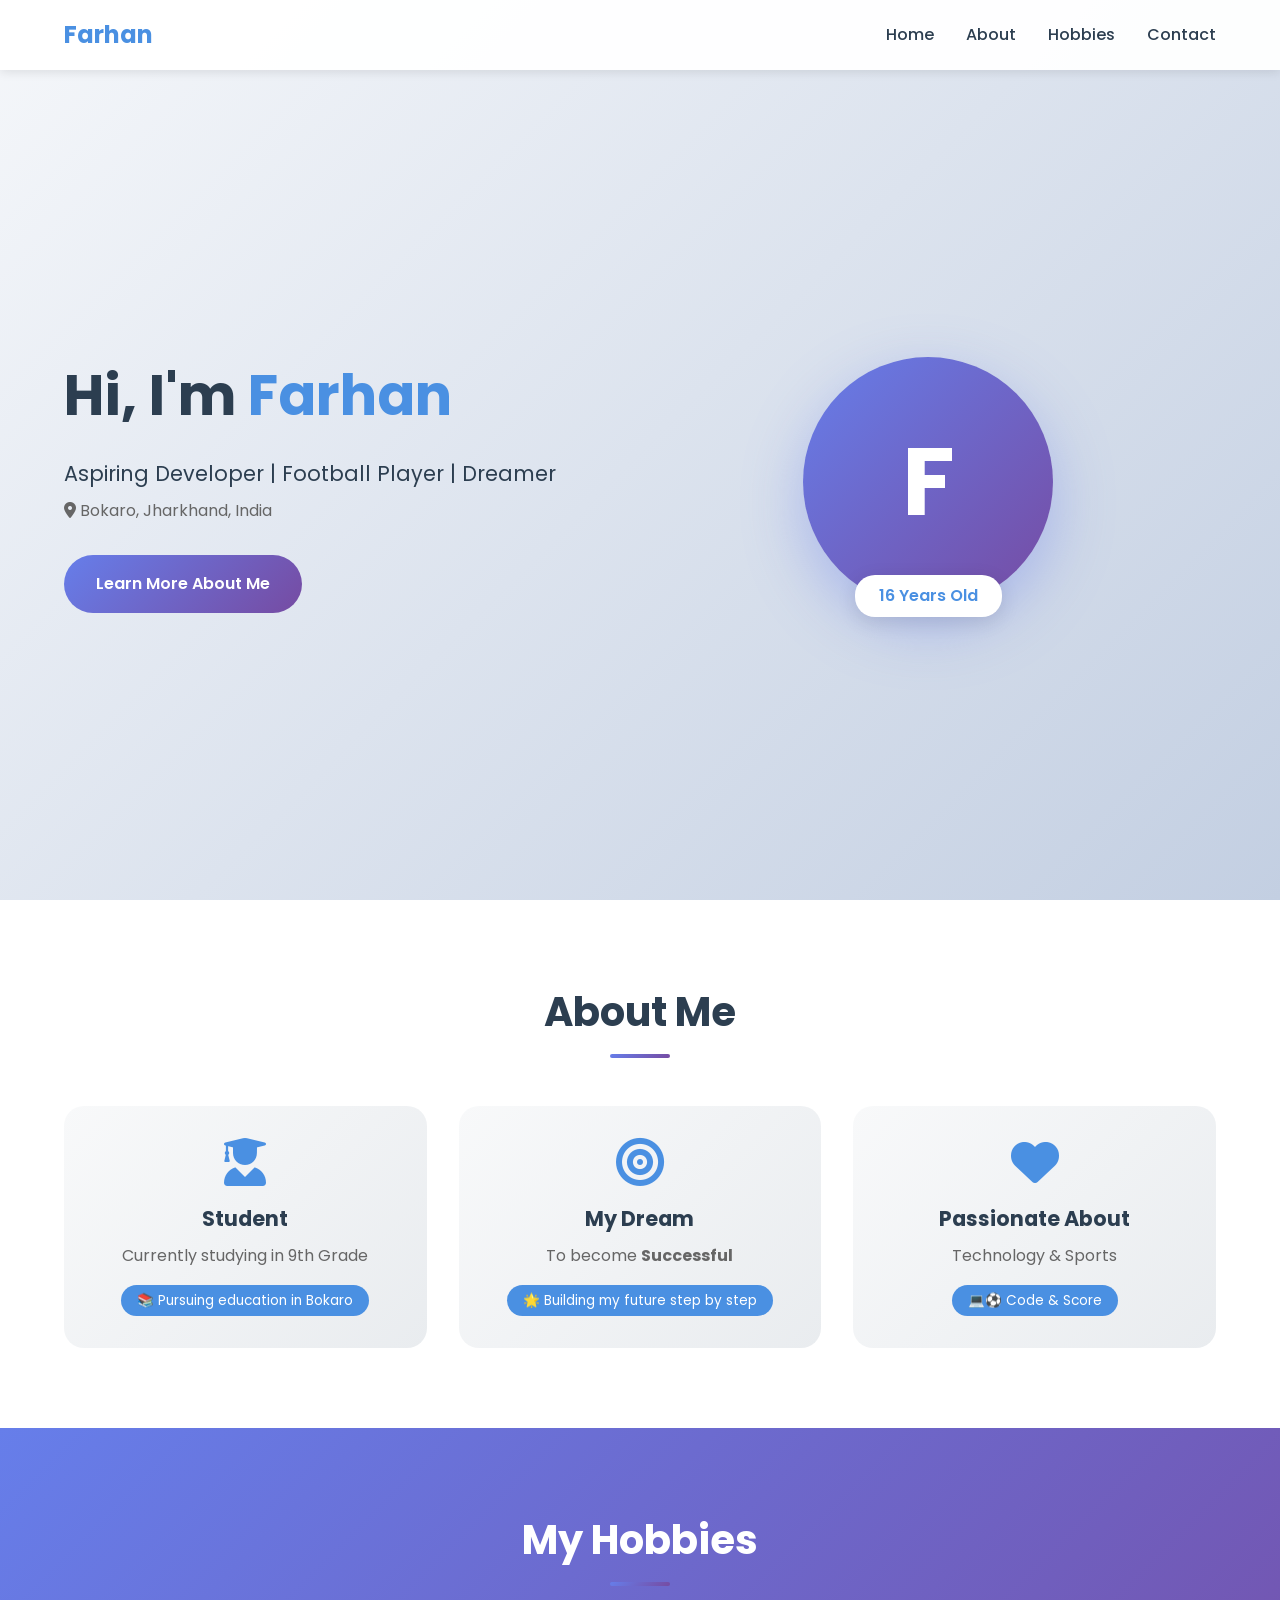
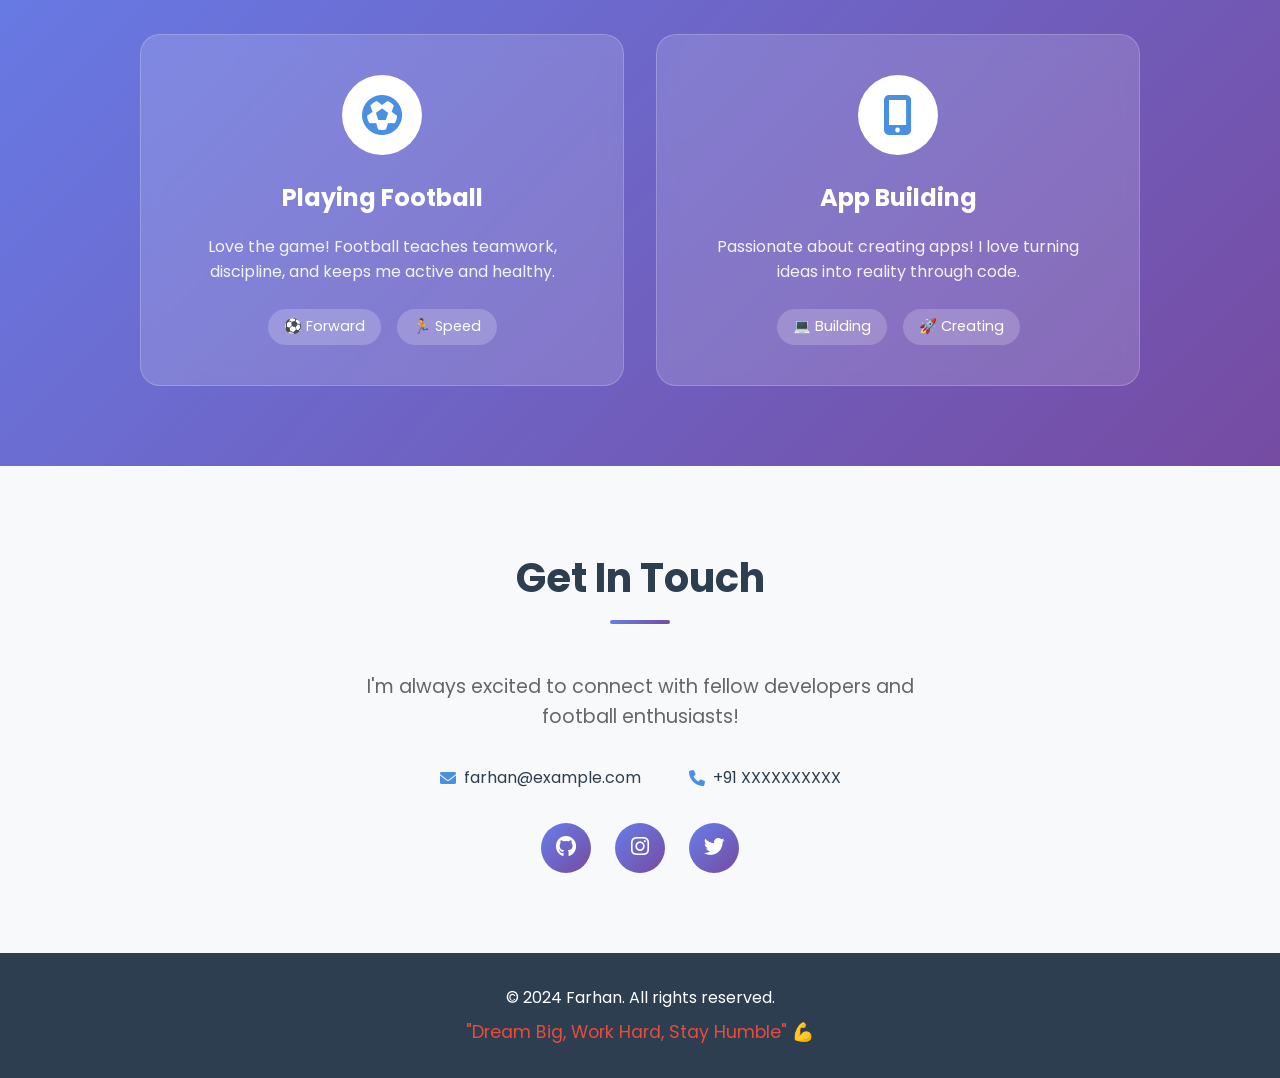
<file: index.html>
<!DOCTYPE html>
<html lang="en">
<head>
    <meta charset="UTF-8">
    <meta name="viewport" content="width=device-width, initial-scale=1.0">
    <title>Farhan - Young Developer & Football Enthusiast</title>
    <link rel="stylesheet" href="style.css">
    <link href="https://fonts.googleapis.com/css2?family=Poppins:wght@300;400;600;700&display=swap" rel="stylesheet">
    <link rel="stylesheet" href="https://cdnjs.cloudflare.com/ajax/libs/font-awesome/6.0.0/css/all.min.css">
</head>
<body>
    <nav class="navbar">
        <div class="logo">Farhan</div>
        <ul class="nav-links">
            <li><a href="#home">Home</a></li>
            <li><a href="#about">About</a></li>
            <li><a href="#hobbies">Hobbies</a></li>
            <li><a href="#contact">Contact</a></li>
        </ul>
    </nav>

    <section id="home" class="hero">
        <div class="hero-content">
            <h1>Hi, I'm <span class="highlight">Farhan</span></h1>
            <p class="tagline">Aspiring Developer | Football Player | Dreamer</p>
            <p class="location"><i class="fas fa-map-marker-alt"></i> Bokaro, Jharkhand, India</p>
            <a href="#about" class="btn">Learn More About Me</a>
        </div>
        <div class="hero-visual">
            <div class="profile-card">
                <div class="avatar">F</div>
                <div class="age-badge">16 Years Old</div>
            </div>
        </div>
    </section>

    <section id="about" class="section">
        <h2 class="section-title">About Me</h2>
        <div class="about-content">
            <div class="about-card">
                <i class="fas fa-user-graduate"></i>
                <h3>Student</h3>
                <p>Currently studying in 9th Grade</p>
                <span class="school">📚 Pursuing education in Bokaro</span>
            </div>
            <div class="about-card">
                <i class="fas fa-bullseye"></i>
                <h3>My Dream</h3>
                <p>To become <strong>Successful</strong></p>
                <span class="dream">🌟 Building my future step by step</span>
            </div>
            <div class="about-card">
                <i class="fas fa-heart"></i>
                <h3>Passionate About</h3>
                <p>Technology & Sports</p>
                <span class="passion">💻⚽ Code & Score</span>
            </div>
        </div>
    </section>

    <section id="hobbies" class="section hobbies-section">
        <h2 class="section-title">My Hobbies</h2>
        <div class="hobbies-grid">
            <div class="hobby-card">
                <div class="hobby-icon">
                    <i class="fas fa-futbol"></i>
                </div>
                <h3>Playing Football</h3>
                <p>Love the game! Football teaches teamwork, discipline, and keeps me active and healthy.</p>
                <div class="hobby-stats">
                    <span>⚽ Forward</span>
                    <span>🏃 Speed</span>
                </div>
            </div>
            <div class="hobby-card">
                <div class="hobby-icon">
                    <i class="fas fa-mobile-alt"></i>
                </div>
                <h3>App Building</h3>
                <p>Passionate about creating apps! I love turning ideas into reality through code.</p>
                <div class="hobby-stats">
                    <span>💻 Building</span>
                    <span>🚀 Creating</span>
                </div>
            </div>
        </div>
    </section>

    <section id="contact" class="section contact-section">
        <h2 class="section-title">Get In Touch</h2>
        <div class="contact-content">
            <p>I'm always excited to connect with fellow developers and football enthusiasts!</p>
            <div class="contact-info">
                <div class="contact-item">
                    <i class="fas fa-envelope"></i>
                    <span>farhan@example.com</span>
                </div>
                <div class="contact-item">
                    <i class="fas fa-phone"></i>
                    <span>+91 XXXXXXXXXX</span>
                </div>
            </div>
            <div class="social-links">
                <a href="#"><i class="fab fa-github"></i></a>
                <a href="#"><i class="fab fa-instagram"></i></a>
                <a href="#"><i class="fab fa-twitter"></i></a>
            </div>
        </div>
    </section>

    <footer>
        <p>© 2024 Farhan. All rights reserved.</p>
        <p class="footer-message">"Dream Big, Work Hard, Stay Humble" 💪</p>
    </footer>

    <script src="script.js"></script>
</body>
</html>
</file>
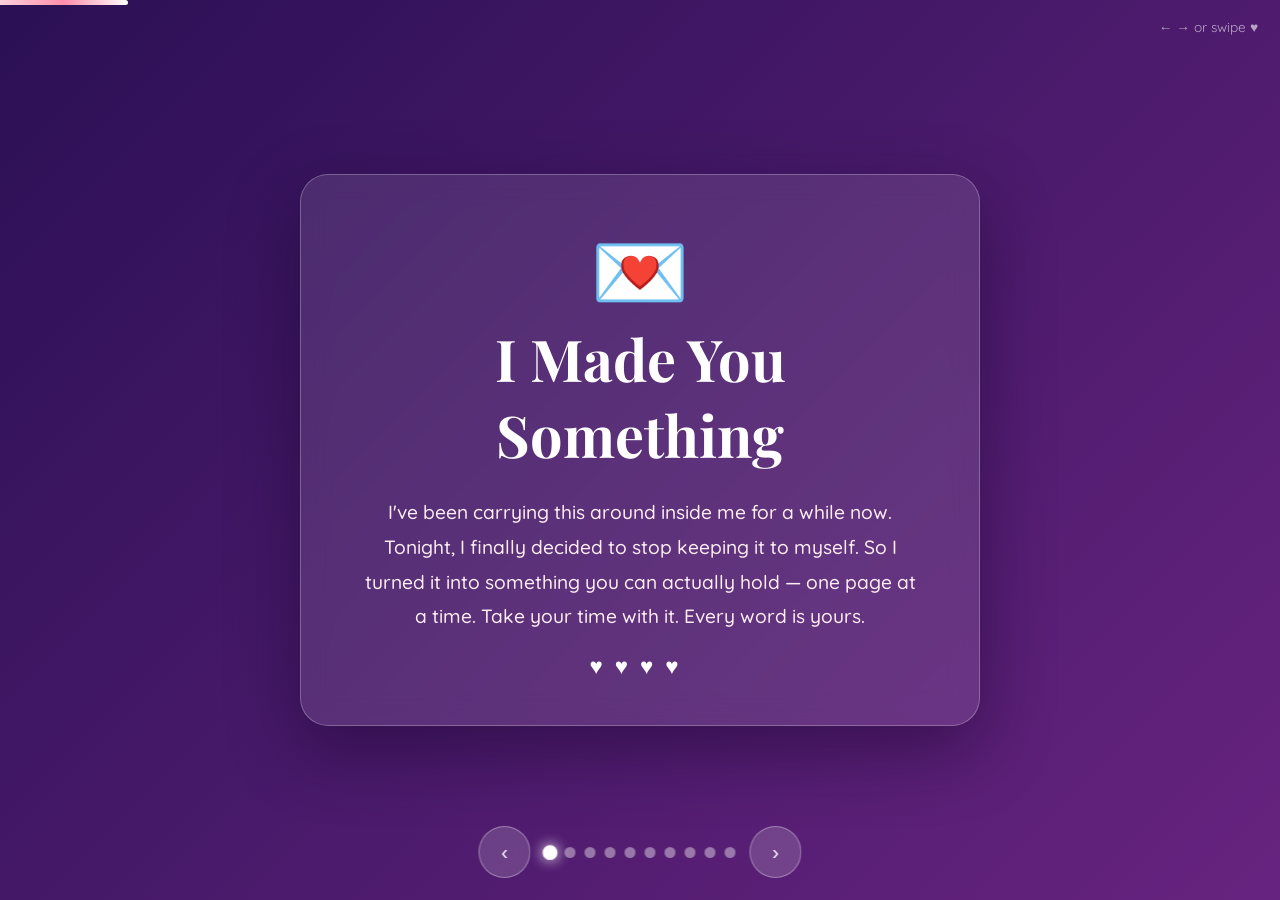
<file: for-you.html>
<!DOCTYPE html>
<html lang="en">
<head>
<meta charset="UTF-8">
<meta name="viewport" content="width=device-width, initial-scale=1.0">
<title>For You ♥</title>
<link href="https://fonts.googleapis.com/css2?family=Playfair+Display:ital,wght@0,500;0,700;1,500&family=Quicksand:wght@400;500;600&display=swap" rel="stylesheet">
<style>
  * { margin:0; padding:0; box-sizing:border-box; }
  body {
    font-family:'Quicksand',sans-serif;
    color:#fff; overflow:hidden; height:100vh;
    background:linear-gradient(135deg,#2b1055,#7b2a8e,#e06a8a,#f5a3b5);
    background-size:400% 400%;
    animation:bgShift 18s ease infinite;
  }
  @keyframes bgShift {
    0%{background-position:0% 50%}50%{background-position:100% 50%}100%{background-position:0% 50%}
  }
  .sky { position:fixed; inset:0; z-index:0; overflow:hidden; pointer-events:none; }
  .heart-float {
    position:absolute; bottom:-60px; opacity:0;
    animation:floatUp linear infinite;
  }
  @keyframes floatUp {
    0%{ transform:translateY(0) rotate(0deg) scale(.8); opacity:0; }
    10%{ opacity:.75; }
    90%{ opacity:.4; }
    100%{ transform:translateY(-110vh) rotate(35deg) scale(1.15); opacity:0; }
  }
  .slide {
    position:fixed; inset:0; z-index:2;
    display:flex; align-items:center; justify-content:center;
    opacity:0; transform:scale(1.04);
    transition:opacity .9s ease, transform .9s ease;
    pointer-events:none; padding:5vh 7vw;
  }
  .slide.active { opacity:1; transform:scale(1); pointer-events:auto; }
  .card {
    max-width:680px; width:100%;
    background:rgba(255,255,255,.10);
    border:1px solid rgba(255,255,255,.25);
    backdrop-filter:blur(14px); -webkit-backdrop-filter:blur(14px);
    border-radius:28px;
    padding:clamp(28px,5vh,56px) clamp(28px,5vw,60px);
    text-align:center;
    box-shadow:0 24px 70px rgba(20,0,40,.45);
    max-height:84vh; overflow-y:auto;
  }
  h1,h2 { font-family:'Playfair Display',serif; }
  h1 { font-size:clamp(2.2rem,6vw,3.6rem); margin-bottom:.4em; font-weight:700; }
  h2 { font-size:clamp(1.7rem,4.5vw,2.5rem); margin-bottom:.7em; font-weight:500; font-style:italic; }
  p  { font-size:clamp(1rem,2.2vw,1.2rem); line-height:1.8; color:#ffeef3; font-weight:500; }
  .reveal { opacity:0; transform:translateY(26px); transition:all .8s ease; }
  .slide.active .reveal { opacity:1; transform:translateY(0); }
  .slide.active .reveal:nth-child(1){transition-delay:.25s}
  .slide.active .reveal:nth-child(2){transition-delay:.55s}
  .slide.active .reveal:nth-child(3){transition-delay:.85s}
  .slide.active .reveal:nth-child(4){transition-delay:1.15s}
  .slide.active .reveal:nth-child(5){transition-delay:1.45s}
  .photo {
    width:100%; max-width:420px; border-radius:18px; margin:20px auto;
    display:block; box-shadow:0 12px 40px rgba(0,0,0,.4);
  }
  .photo-placeholder {
    width:100%; max-width:420px; margin:20px auto; padding:52px 18px;
    border:2px dashed rgba(255,255,255,.5); border-radius:18px;
    font-size:1rem; color:rgba(255,255,255,.85);
  }
  .big-heart { font-size:clamp(3rem,8vw,5rem); animation:pulse 1.4s ease-in-out infinite; display:inline-block; }
  @keyframes pulse { 0%,100%{transform:scale(1)} 50%{transform:scale(1.18)} }
  .small-hearts { font-size:1.4rem; letter-spacing:12px; margin-top:18px; }
  .small-hearts span { display:inline-block; animation:beat 1.6s ease-in-out infinite; }
  .small-hearts span:nth-child(2){animation-delay:.2s}
  .small-hearts span:nth-child(3){animation-delay:.4s}
  .small-hearts span:nth-child(4){animation-delay:.6s}
  @keyframes beat { 0%,100%{transform:translateY(0)} 50%{transform:translateY(-8px)} }
  .quote {
    font-family:'Playfair Display',serif; font-style:italic;
    font-size:clamp(1.1rem,2.6vw,1.35rem); color:#ffd9e4;
    border-left:3px solid rgba(255,255,255,.5);
    padding-left:18px; text-align:left; margin:22px auto; max-width:480px; line-height:1.7;
  }
  #typewriter {
    font-family:'Playfair Display',serif; font-size:clamp(1.4rem,3.6vw,2rem);
    min-height:3.2em; color:#fff;
  }
  #typewriter .cursor { animation:blink .8s step-end infinite; }
  @keyframes blink { 50%{opacity:0} }
  nav {
    position:fixed; bottom:22px; left:50%; transform:translateX(-50%);
    display:flex; gap:14px; align-items:center; z-index:10;
  }
  .nav-btn {
    background:rgba(255,255,255,.16); border:1px solid rgba(255,255,255,.35);
    color:#fff; width:52px; height:52px; border-radius:50%;
    font-size:1.25rem; cursor:pointer; transition:all .25s; backdrop-filter:blur(8px);
  }
  .nav-btn:hover { background:rgba(255,255,255,.32); transform:scale(1.1); }
  .dots { display:flex; gap:9px; }
  .dot {
    width:11px; height:11px; border-radius:50%;
    background:rgba(255,255,255,.4); cursor:pointer; transition:all .3s;
  }
  .dot.active { background:#fff; transform:scale(1.35); box-shadow:0 0 10px #fff; }
  #progress {
    position:fixed; top:0; left:0; height:5px; z-index:10;
    background:linear-gradient(90deg,#ffd1dc,#ff8fab,#fff);
    width:0; transition:width .5s ease; border-radius:0 4px 4px 0;
  }
  .hint { position:fixed; top:18px; right:22px; z-index:10; opacity:.6; font-size:.85rem; }
</style>
</head>
<body>

<div class="sky" id="sky"></div>
<div id="progress"></div>
<div class="hint">← → or swipe ♥</div>

<!-- SLIDE 1 -->
<section class="slide active">
  <div class="card">
    <div class="reveal"><span class="big-heart">💌</span></div>
    <div class="reveal"><h1>I Made You Something</h1></div>
    <div class="reveal"><p>I've been carrying this around inside me for a while now. Tonight, I finally decided to stop keeping it to myself. So I turned it into something you can actually hold — one page at a time. Take your time with it. Every word is yours.</p></div>
    <div class="reveal"><div class="small-hearts"><span>♥</span><span>♥</span><span>♥</span><span>♥</span></div></div>
  </div>
</section>

<!-- SLIDE 2 -->
<section class="slide">
  <div class="card">
    <div class="reveal"><h2>The Day Everything Shifted</h2></div>
    <div class="reveal"><p>There's a moment I keep coming back to — the moment you stopped being just someone I knew, and started being someone I thought about. I don't think you even noticed it happen. But I did. Something quietly rearranged itself in my chest that day, and it never quite went back.</p></div>
    <div class="reveal"><div class="photo-placeholder">📷 Put the photo of us here — the first one, or your favorite</div></div>
    <div class="reveal"><p class="quote">"Some people arrive and quietly change the weather of your whole life."</p></div>
  </div>
</section>

<!-- SLIDE 3 -->
<section class="slide">
  <div class="card">
    <div class="reveal"><h2>It's the Small Things</h2></div>
    <div class="reveal"><p>It's not one big thing about you. It's a hundred tiny ones. The way you laugh before the punchline because you can't hold it in. The way you get when you talk about something you love — like the whole world narrows down to that one thing. The way you notice people. Really notice them.</p></div>
    <div class="reveal"><p>I could list a thousand of these, and it still wouldn't be the whole story. But here's the truth underneath all of them: being around you feels like exhaling.</p></div>
  </div>
</section>

<!-- SLIDE 4 -->
<section class="slide">
  <div class="card">
    <div class="reveal"><h2>What You Don't See</h2></div>
    <div class="reveal"><p>You have this habit of doubting yourself — of talking about the things you wish you were instead of seeing what you already are. So let me be the one to say it, plainly, just this once:</p></div>
    <div class="reveal"><p class="quote">You are kind in a way that costs you something. You are braver than you give yourself credit for. And you matter to more people than you'll ever know — including me, more than you know.</p></div>
  </div>
</section>

<!-- SLIDE 5 -->
<section class="slide">
  <div class="card">
    <div class="reveal"><h2>The Honest Part</h2></div>
    <div class="reveal"><p>Here's the part that's hard to say out loud. Somewhere along the way, my thoughts started saving a seat for you. A song comes on and I wonder if you'd like it. Something funny happens and you're the first person I want to tell. I'll catch myself smiling at my phone over a message from you, and think — oh. Oh no. This is real.</p></div>
    <div class="reveal"><div class="photo-placeholder">📷 A candid photo here — even a slightly blurry one tells the story</div></div>
  </div>
</section>

<!-- SLIDE 6 -->
<section class="slide">
  <div class="card">
    <div class="reveal"><h2>What I'm Not Asking</h2></div>
    <div class="reveal"><p>I want to be clear about something, because it matters: I'm not asking you to feel the same way. I'm not trying to rush anything, or make things weird, or turn a good thing into a complicated one. What we have is already worth a lot to me, and I don't want to lose it.</p></div>
    <div class="reveal"><p>I just believe you deserve to know that someone sees you this way. That's all this is. No pressure. No expectations. Just the truth, finally out of my chest.</p></div>
  </div>
</section>

<!-- SLIDE 7 -->
<section class="slide">
  <div class="card">
    <div class="reveal"><h2>If You Feel Even a Little…</h2></div>
    <div class="reveal"><p>But if — and only if — some small part of you has ever wondered too… then maybe, just maybe, we could find out what this is. Slowly. No scripts, no pressure. A walk. A coffee. A terrible movie we both pretend to hate. I'd love any of it, as long as it's with you.</p></div>
    <div class="reveal"><span class="big-heart">💗</span></div>
  </div>
</section>

<!-- SLIDE 8 -->
<section class="slide">
  <div class="card">
    <div class="reveal"><h2>Whatever You Say</h2></div>
    <div class="reveal"><p>If the answer is yes — I'll be grinning about it for a week, fair warning. If the answer is no — I'll still be grateful you read this far, and nothing between us has to change unless you want it to. Either way, I meant every word here. You didn't imagine any of it.</p></div>
    <div class="reveal"><p>So here it is, the only question left, typed out slow because my hands were shaking a little:</p></div>
    <div class="reveal"><p id="typewriter"><span class="cursor">▌</span></p></div>
  </div>
</section>

<!-- SLIDE 9 -->
<section class="slide">
  <div class="card">
    <div class="reveal"><span class="big-heart">🌹</span></div>
    <div class="reveal"><h1>Thank You</h1></div>
    <div class="reveal"><p>For being exactly who you are. For every conversation I didn't want to end. For unknowingly making ordinary days feel like something worth remembering. Whatever happens next — knowing you is already one of the best things in my life.</p></div>
    <div class="reveal"><p style="margin-top:14px;font-family:'Playfair Display',serif;font-size:1.4rem;font-style:italic;">— Always, me ♥</p></div>
  </div>
</section>

<!-- SLIDE 10 (photo memories) -->
<section class="slide">
  <div class="card">
    <div class="reveal"><h2>One Last Thing</h2></div>
    <div class="reveal"><div class="photo-placeholder">📷 Your favorite photo together</div></div>
    <div class="reveal"><div class="photo-placeholder">📷 And one more, just because</div></div>
    <div class="reveal"><p>Replace these with real photos of us — the imperfect ones are always the best ones. ♥</p></div>
  </div>
</section>

<nav>
  <button class="nav-btn" id="prev">‹</button>
  <div class="dots" id="dots"></div>
  <button class="nav-btn" id="next">›</button>
</nav>

<script>
const slides=[...document.querySelectorAll('.slide')];
const dotsBox=document.getElementById('dots');
const progress=document.getElementById('progress');
let cur=0, typed=false;

slides.forEach((_,i)=>{
  const d=document.createElement('div');
  d.className='dot'+(i===0?' active':'');
  d.onclick=()=>go(i);
  dotsBox.appendChild(d);
});
const dots=[...dotsBox.children];

function go(n){
  n=Math.max(0,Math.min(slides.length-1,n));
  slides[cur].classList.remove('active');
  dots[cur].classList.remove('active');
  cur=n;
  slides[cur].classList.add('active');
  dots[cur].classList.add('active');
  progress.style.width=((cur+1)/slides.length*100)+'%';
  if(cur===7) typeLine();
}

document.getElementById('next').onclick=()=>go(cur+1);
document.getElementById('prev').onclick=()=>go(cur-1);
document.addEventListener('keydown',e=>{
  if(e.key==='ArrowRight'||e.key===' ') go(cur+1);
  if(e.key==='ArrowLeft') go(cur-1);
});
let tx=0;
document.addEventListener('touchstart',e=>tx=e.touches[0].clientX);
document.addEventListener('touchend',e=>{
  const dx=e.changedTouches[0].clientX-tx;
  if(dx<-50) go(cur+1); if(dx>50) go(cur-1);
});

const msg="Will you go out with me sometime? ♥";
function typeLine(){
  if(typed) return; typed=true;
  const el=document.getElementById('typewriter');
  el.innerHTML='<span class="cursor">▌</span>';
  let i=0;
  setTimeout(function tick(){
    if(i<=msg.length){
      el.innerHTML=msg.slice(0,i)+'<span class="cursor">▌</span>';
      i++; setTimeout(tick,80);
    }
  },600);
}

// floating hearts & petals background
const sky=document.getElementById('sky');
const glyphs=['♥','💗','🌸','✨','💕','🌹'];
for(let i=0;i<26;i++){
  const s=document.createElement('div');
  s.className='heart-float';
  s.textContent=glyphs[Math.floor(Math.random()*glyphs.length)];
  s.style.left=Math.random()*100+'vw';
  s.style.fontSize=(14+Math.random()*28)+'px';
  s.style.animationDuration=(8+Math.random()*12)+'s';
  s.style.animationDelay=(Math.random()*12)+'s';
  sky.appendChild(s);
}
progress.style.width=(1/slides.length*100)+'%';
</script>
</body>
</html>
</file>
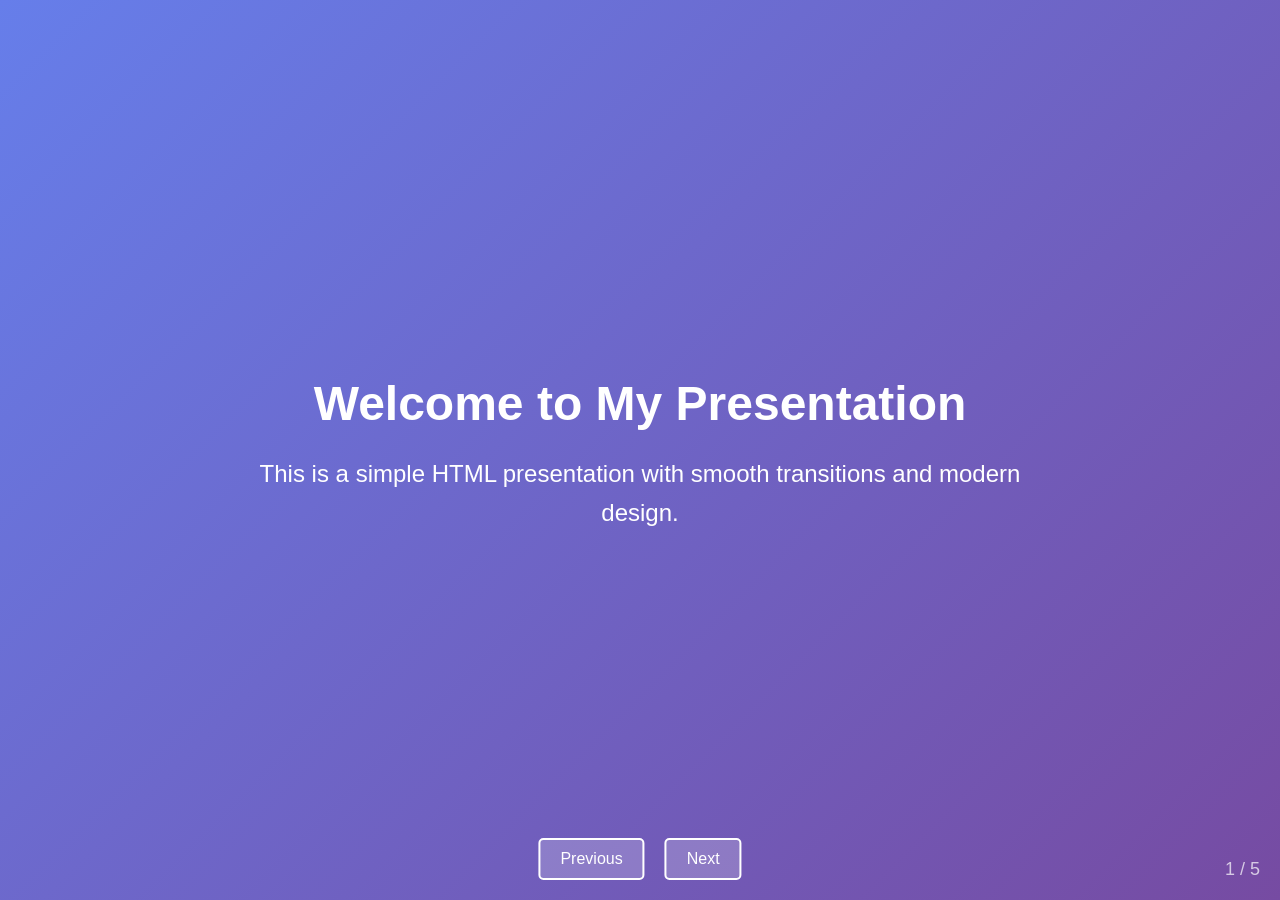
<file: my-presentation.html>
<!DOCTYPE html>
<html lang="en">
<head>
    <meta charset="UTF-8">
    <meta name="viewport" content="width=device-width, initial-scale=1.0">
    <title>HTML Presentation</title>
    <style>
        body {
            margin: 0;
            padding: 0;
            font-family: Arial, sans-serif;
            background-color: #f0f0f0;
            overflow: hidden;
        }
        
        .slide {
            width: 100vw;
            height: 100vh;
            display: none;
            flex-direction: column;
            justify-content: center;
            align-items: center;
            background: linear-gradient(135deg, #667eea 0%, #764ba2 100%);
            color: white;
            padding: 20px;
            box-sizing: border-box;
        }
        
        .slide.active {
            display: flex;
        }
        
        h1 {
            font-size: 48px;
            margin-bottom: 20px;
            text-align: center;
        }
        
        h2 {
            font-size: 36px;
            margin-bottom: 30px;
            text-align: center;
        }
        
        p {
            font-size: 24px;
            line-height: 1.6;
            text-align: center;
            max-width: 800px;
        }
        
        .controls {
            position: fixed;
            bottom: 20px;
            left: 50%;
            transform: translateX(-50%);
            display: flex;
            gap: 20px;
        }
        
        button {
            background-color: rgba(255, 255, 255, 0.2);
            border: 2px solid white;
            color: white;
            padding: 10px 20px;
            font-size: 16px;
            border-radius: 5px;
            cursor: pointer;
            transition: background-color 0.3s;
        }
        
        button:hover {
            background-color: rgba(255, 255, 255, 0.4);
        }
        
        .slide-content {
            max-width: 800px;
            text-align: center;
        }
        
        .slide-number {
            position: fixed;
            bottom: 20px;
            right: 20px;
            font-size: 18px;
            opacity: 0.7;
        }
    </style>
</head>
<body>
    <div class="slide active" id="slide1">
        <div class="slide-content">
            <h1>Welcome to My Presentation</h1>
            <p>This is a simple HTML presentation with smooth transitions and modern design.</p>
        </div>
        <div class="slide-number">1 / 5</div>
    </div>
    
    <div class="slide" id="slide2">
        <div class="slide-content">
            <h2>Key Features</h2>
            <p>• Responsive design that works on any screen size<br>
               • Smooth slide transitions<br>
               • Easy to customize and extend<br>
               • No external dependencies required</p>
        </div>
        <div class="slide-number">2 / 5</div>
    </div>
    
    <div class="slide" id="slide3">
        <div class="slide-content">
            <h2>How to Use</h2>
            <p>Use the buttons at the bottom to navigate between slides, or use the arrow keys on your keyboard.</p>
        </div>
        <div class="slide-number">3 / 5</div>
    </div>
    
    <div class="slide" id="slide4">
        <div class="slide-content">
            <h2>Customization</h2>
            <p>You can easily customize the colors, fonts, and content to match your specific needs. Simply edit the HTML and CSS code.</p>
        </div>
        <div class="slide-number">4 / 5</div>
    </div>
    
    <div class="slide" id="slide5">
        <div class="slide-content">
            <h1>Thank You!</h1>
            <p>This concludes our presentation. Feel free to explore and modify the code to create your own presentations.</p>
        </div>
        <div class="slide-number">5 / 5</div>
    </div>
    
    <div class="controls">
        <button onclick="prevSlide()">Previous</button>
        <button onclick="nextSlide()">Next</button>
    </div>
    
    <script>
        let currentSlide = 0;
        const slides = document.querySelectorAll('.slide');
        
        function showSlide(index) {
            slides.forEach((slide, i) => {
                slide.classList.remove('active');
                if (i === index) {
                    slide.classList.add('active');
                }
            });
            document.querySelector('.slide-number').textContent = `${index + 1} / ${slides.length}`;
        }
        
        function nextSlide() {
            if (currentSlide < slides.length - 1) {
                currentSlide++;
                showSlide(currentSlide);
            }
        }
        
        function prevSlide() {
            if (currentSlide > 0) {
                currentSlide--;
                showSlide(currentSlide);
            }
        }
        
        document.addEventListener('keydown', (e) => {
            if (e.key === 'ArrowRight' || e.key === 'ArrowDown') {
                nextSlide();
            } else if (e.key === 'ArrowLeft' || e.key === 'ArrowUp') {
                prevSlide();
            }
        });
        
        showSlide(currentSlide);
    </script>
</body>
</html>
</file>
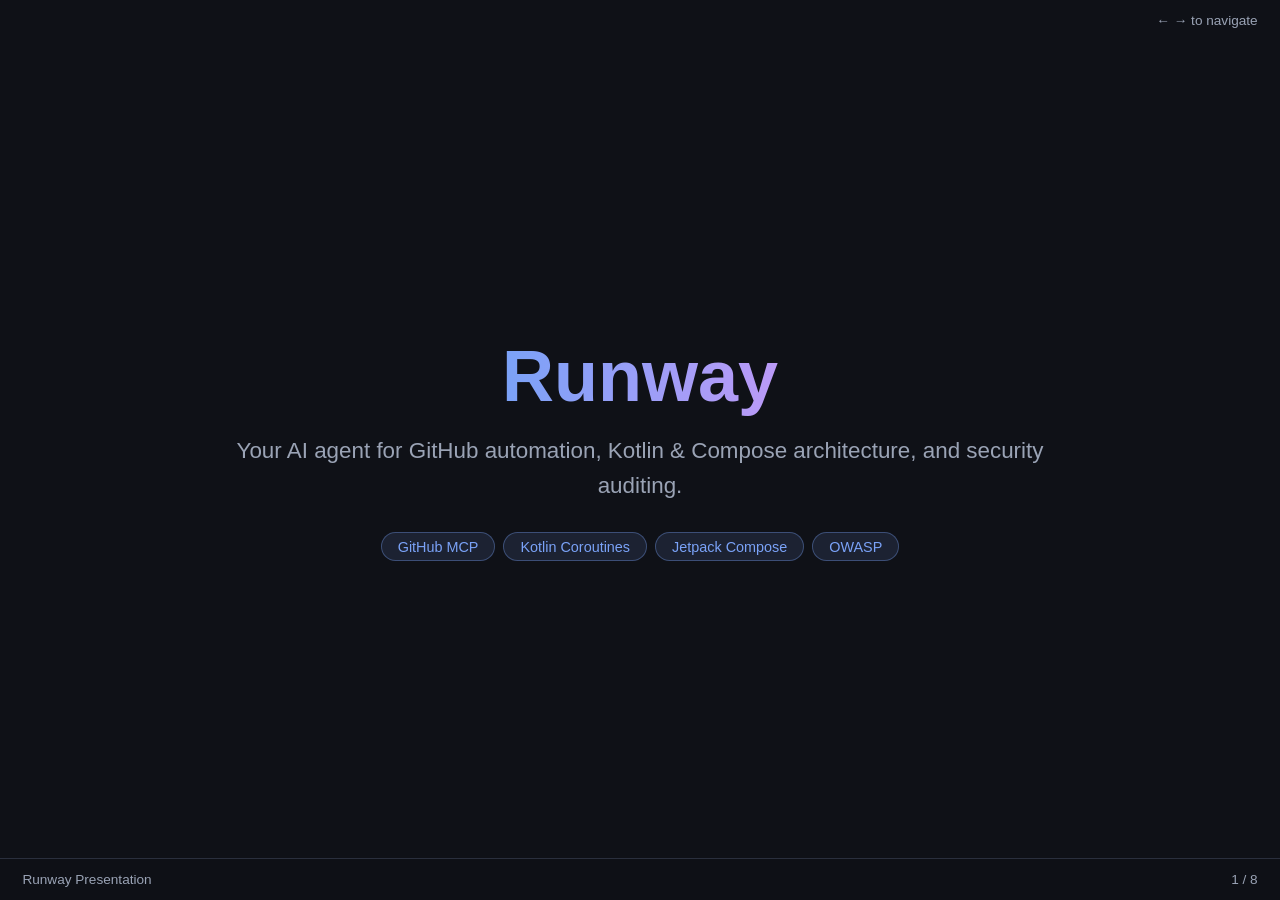
<file: Runway.html>
<!DOCTYPE html>
<html lang="en">
<head>
<meta charset="UTF-8">
<meta name="viewport" content="width=device-width, initial-scale=1.0">
<title>Runway — Presentation</title>
<style>
  :root {
    --bg: #0f1117;
    --surface: #171a23;
    --accent: #7aa2f7;
    --accent2: #bb9af7;
    --text: #e6e9f2;
    --muted: #9aa3b5;
    --border: #2a2f3d;
  }
  * { margin: 0; padding: 0; box-sizing: border-box; }
  html, body { height: 100%; }
  body {
    font-family: -apple-system, BlinkMacSystemFont, "Segoe UI", Roboto, "Helvetica Neue", Arial, sans-serif;
    background: var(--bg);
    color: var(--text);
    overflow: hidden;
  }
  .slide {
    position: absolute;
    inset: 0;
    display: none;
    flex-direction: column;
    justify-content: center;
    align-items: center;
    padding: 6vh 8vw;
    text-align: center;
  }
  .slide.active { display: flex; }
  .slide h1 {
    font-size: clamp(2.2rem, 6vw, 4.5rem);
    background: linear-gradient(90deg, var(--accent), var(--accent2));
    -webkit-background-clip: text;
    background-clip: text;
    color: transparent;
    margin-bottom: 1rem;
  }
  .slide h2 {
    font-size: clamp(1.6rem, 4vw, 2.8rem);
    color: var(--accent);
    margin-bottom: 1.2rem;
  }
  .slide p, .slide li {
    font-size: clamp(1rem, 2.2vw, 1.4rem);
    color: var(--muted);
    line-height: 1.6;
    max-width: 70ch;
  }
  ul { list-style: none; text-align: left; }
  ul li { margin: 0.6rem 0; padding-left: 1.4rem; position: relative; }
  ul li::before {
    content: "▸";
    position: absolute;
    left: 0;
    color: var(--accent);
  }
  .card {
    background: var(--surface);
    border: 1px solid var(--border);
    border-radius: 16px;
    padding: 1.6rem 2rem;
    margin: 0.5rem;
    max-width: 640px;
  }
  .row { display: flex; flex-wrap: wrap; justify-content: center; }
  .tag {
    display: inline-block;
    background: rgba(122, 162, 247, 0.12);
    color: var(--accent);
    border: 1px solid rgba(122, 162, 247, 0.35);
    border-radius: 999px;
    padding: 0.35rem 1rem;
    font-size: 0.9rem;
    margin: 0.25rem;
  }
  .footer {
    position: fixed;
    bottom: 0;
    left: 0;
    right: 0;
    display: flex;
    justify-content: space-between;
    padding: 0.8rem 1.4rem;
    font-size: 0.85rem;
    color: var(--muted);
    border-top: 1px solid var(--border);
    background: rgba(15, 17, 23, 0.85);
  }
  code {
    background: rgba(122, 162, 247, 0.1);
    color: var(--accent);
    padding: 0.1rem 0.4rem;
    border-radius: 6px;
    font-size: 0.9em;
  }
  .nav-hint { position: fixed; top: 0.8rem; right: 1.4rem; color: var(--muted); font-size: 0.85rem; }
</style>
</head>
<body>

<section class="slide active">
  <h1>Runway</h1>
  <p>Your AI agent for GitHub automation, Kotlin &amp; Compose architecture, and security auditing.</p>
  <div class="row" style="margin-top:1.5rem">
    <span class="tag">GitHub MCP</span>
    <span class="tag">Kotlin Coroutines</span>
    <span class="tag">Jetpack Compose</span>
    <span class="tag">OWASP</span>
  </div>
</section>

<section class="slide">
  <h2>What is Runway?</h2>
  <p>Runway is a precise, action-oriented assistant that operates directly on your repositories — reviewing code, automating issues and pull requests, and enforcing modern Android architecture and security practices.</p>
</section>

<section class="slide">
  <h2>Core Skills</h2>
  <div class="row">
    <div class="card">
      <h3 style="color:var(--accent); margin-bottom:0.6rem">kotlin-compose-architect</h3>
      <p>Idiomatic Kotlin Coroutines, StateFlow, Room KSP, and Material 3 Compose with unidirectional data flow.</p>
    </div>
    <div class="card">
      <h3 style="color:var(--accent2); margin-bottom:0.6rem">owasp-security-auditor</h3>
      <p>Secret hygiene, OAuth PKCE, SQL injection defense, cryptographic storage, and prompt-injection awareness.</p>
    </div>
  </div>
</section>

<section class="slide">
  <h2>Architecture Principles</h2>
  <ul>
    <li>Unidirectional data flow: <code>ViewModel</code> + <code>StateFlow</code> + <code>collectAsStateWithLifecycle()</code></li>
    <li>Never block the main thread — dispatch I/O on <code>Dispatchers.IO</code></li>
    <li>Material 3 semantic tokens via <code>MaterialTheme.colorScheme</code></li>
    <li>Accessible, 48.dp minimum touch targets</li>
  </ul>
</section>

<section class="slide">
  <h2>Security Checklist</h2>
  <ul>
    <li>No hardcoded secrets; never place tokens in URL query parameters</li>
    <li>Bind encrypted secrets to owner entity IDs with AEAD Associated Data (AAD)</li>
    <li>OAuth flows use PKCE</li>
    <li>Treat external tool output and untrusted repository files as prompt-injection vectors</li>
  </ul>
</section>

<section class="slide">
  <h2>GitHub Automation</h2>
  <ul>
    <li>Create branches, commits, and pull requests programmatically</li>
    <li>Automated code review with pending review comments</li>
    <li>Issue triage: sub-issues, labels, fields, milestones</li>
    <li>Secret scanning across files and diffs</li>
  </ul>
</section>

<section class="slide">
  <h2>Getting Started</h2>
  <p>Point Runway at a repository and describe the task — it plans, executes, and verifies using real GitHub workflows.</p>
  <p style="margin-top:1rem"><code>push this to presentation repo →</code> done ✅</p>
</section>

<section class="slide">
  <h1>Thank You</h1>
  <p>Runway — where your code takes off.</p>
</section>

<div class="footer">
  <span>Runway Presentation</span>
  <span id="counter">1 / 8</span>
</div>
<div class="nav-hint">← → to navigate</div>

<script>
  const slides = document.querySelectorAll('.slide');
  let i = 0;
  function show(n) {
    i = Math.max(0, Math.min(slides.length - 1, n));
    slides.forEach((s, idx) => s.classList.toggle('active', idx === i));
    document.getElementById('counter').textContent = (i + 1) + ' / ' + slides.length;
  }
  document.addEventListener('keydown', e => {
    if (e.key === 'ArrowRight' || e.key === ' ') show(i + 1);
    if (e.key === 'ArrowLeft') show(i - 1);
  });
  document.addEventListener('click', e => {
    if (e.clientX > window.innerWidth / 2) show(i + 1); else show(i - 1);
  });
  show(0);
</script>

</body>
</html>
</file>
<file: style.css>
* {
    margin: 0;
    padding: 0;
    box-sizing: border-box;
}

:root {
    --primary: #4a90e2;
    --secondary: #2c3e50;
    --accent: #e74c3c;
    --light: #ecf0f1;
    --dark: #2c3e50;
    --gradient: linear-gradient(135deg, #667eea 0%, #764ba2 100%);
}

body {
    font-family: 'Poppins', sans-serif;
    line-height: 1.6;
    color: var(--secondary);
    overflow-x: hidden;
}

/* Navbar */
.navbar {
    display: flex;
    justify-content: space-between;
    align-items: center;
    padding: 1rem 5%;
    background: rgba(255, 255, 255, 0.95);
    position: fixed;
    width: 100%;
    top: 0;
    z-index: 1000;
    box-shadow: 0 2px 10px rgba(0,0,0,0.1);
}

.logo {
    font-size: 1.5rem;
    font-weight: 700;
    color: var(--primary);
}

.nav-links {
    display: flex;
    list-style: none;
    gap: 2rem;
}

.nav-links a {
    text-decoration: none;
    color: var(--secondary);
    font-weight: 500;
    transition: color 0.3s;
}

.nav-links a:hover {
    color: var(--primary);
}

/* Hero Section */
.hero {
    min-height: 100vh;
    display: flex;
    align-items: center;
    justify-content: space-between;
    padding: 6rem 5% 2rem;
    background: linear-gradient(135deg, #f5f7fa 0%, #c3cfe2 100%);
}

.hero-content {
    flex: 1;
    max-width: 600px;
}

.hero-content h1 {
    font-size: 3.5rem;
    margin-bottom: 1rem;
}

.highlight {
    color: var(--primary);
    position: relative;
}

.highlight::after {
    content: '';
    position: absolute;
    bottom: 5px;
    left: 0;
    width: 100%;
    height: 8px;
    background: var(--accent);
    opacity: 0.3;
    z-index: -1;
}

.tagline {
    font-size: 1.3rem;
    color: var(--dark);
    margin-bottom: 0.5rem;
}

.location {
    font-size: 1rem;
    color: #666;
    margin-bottom: 2rem;
}

.btn {
    display: inline-block;
    padding: 1rem 2rem;
    background: var(--gradient);
    color: white;
    text-decoration: none;
    border-radius: 50px;
    font-weight: 600;
    transition: transform 0.3s, box-shadow 0.3s;
}

.btn:hover {
    transform: translateY(-3px);
    box-shadow: 0 10px 30px rgba(102, 126, 234, 0.4);
}

/* Hero Visual */
.hero-visual {
    flex: 1;
    display: flex;
    justify-content: center;
}

.profile-card {
    width: 250px;
    height: 250px;
    background: var(--gradient);
    border-radius: 50%;
    display: flex;
    flex-direction: column;
    align-items: center;
    justify-content: center;
    position: relative;
    animation: float 3s ease-in-out infinite;
    box-shadow: 0 20px 60px rgba(102, 126, 234, 0.4);
}

.avatar {
    font-size: 6rem;
    font-weight: 700;
    color: white;
}

.age-badge {
    position: absolute;
    bottom: -10px;
    background: white;
    padding: 0.5rem 1.5rem;
    border-radius: 20px;
    font-weight: 600;
    color: var(--primary);
    box-shadow: 0 5px 20px rgba(0,0,0,0.1);
}

@keyframes float {
    0%, 100% { transform: translateY(0); }
    50% { transform: translateY(-15px); }
}

/* Sections */
.section {
    padding: 5rem 5%;
}

.section-title {
    text-align: center;
    font-size: 2.5rem;
    margin-bottom: 3rem;
    color: var(--secondary);
    position: relative;
}

.section-title::after {
    content: '';
    display: block;
    width: 60px;
    height: 4px;
    background: var(--gradient);
    margin: 10px auto 0;
    border-radius: 2px;
}

/* About Section */
#about {
    background: white;
}

.about-content {
    display: grid;
    grid-template-columns: repeat(auto-fit, minmax(280px, 1fr));
    gap: 2rem;
    max-width: 1200px;
    margin: 0 auto;
}

.about-card {
    background: linear-gradient(135deg, #f8f9fa 0%, #e9ecef 100%);
    padding: 2rem;
    border-radius: 20px;
    text-align: center;
    transition: transform 0.3s, box-shadow 0.3s;
}

.about-card:hover {
    transform: translateY(-10px);
    box-shadow: 0 15px 40px rgba(0,0,0,0.1);
}

.about-card i {
    font-size: 3rem;
    color: var(--primary);
    margin-bottom: 1rem;
}

.about-card h3 {
    margin-bottom: 0.5rem;
    font-size: 1.3rem;
}

.about-card p {
    color: #666;
    margin-bottom: 0.5rem;
}

.about-card span {
    display: inline-block;
    background: var(--primary);
    color: white;
    padding: 0.3rem 1rem;
    border-radius: 20px;
    font-size: 0.85rem;
    margin-top: 0.5rem;
}

/* Hobbies Section */
.hobbies-section {
    background: linear-gradient(135deg, #667eea 0%, #764ba2 100%);
    color: white;
}

.hobbies-section .section-title {
    color: white;
}

.hobbies-grid {
    display: grid;
    grid-template-columns: repeat(auto-fit, minmax(300px, 1fr));
    gap: 2rem;
    max-width: 1000px;
    margin: 0 auto;
}

.hobby-card {
    background: rgba(255, 255, 255, 0.15);
    backdrop-filter: blur(10px);
    padding: 2.5rem;
    border-radius: 20px;
    text-align: center;
    transition: transform 0.3s;
    border: 1px solid rgba(255, 255, 255, 0.2);
}

.hobby-card:hover {
    transform: scale(1.05);
}

.hobby-icon {
    width: 80px;
    height: 80px;
    background: white;
    border-radius: 50%;
    display: flex;
    align-items: center;
    justify-content: center;
    margin: 0 auto 1.5rem;
}

.hobby-icon i {
    font-size: 2.5rem;
    color: var(--primary);
}

.hobby-card h3 {
    font-size: 1.5rem;
    margin-bottom: 1rem;
}

.hobby-card p {
    opacity: 0.9;
    margin-bottom: 1.5rem;
}

.hobby-stats {
    display: flex;
    justify-content: center;
    gap: 1rem;
}

.hobby-stats span {
    background: rgba(255, 255, 255, 0.2);
    padding: 0.4rem 1rem;
    border-radius: 20px;
    font-size: 0.9rem;
}

/* Contact Section */
.contact-section {
    background: #f8f9fa;
}

.contact-content {
    text-align: center;
    max-width: 600px;
    margin: 0 auto;
}

.contact-content p {
    font-size: 1.2rem;
    color: #666;
    margin-bottom: 2rem;
}

.contact-info {
    display: flex;
    justify-content: center;
    gap: 3rem;
    margin-bottom: 2rem;
    flex-wrap: wrap;
}

.contact-item {
    display: flex;
    align-items: center;
    gap: 0.5rem;
    font-size: 1rem;
    color: var(--secondary);
}

.contact-item i {
    color: var(--primary);
}

.social-links {
    display: flex;
    justify-content: center;
    gap: 1.5rem;
}

.social-links a {
    width: 50px;
    height: 50px;
    background: var(--gradient);
    border-radius: 50%;
    display: flex;
    align-items: center;
    justify-content: center;
    color: white;
    font-size: 1.3rem;
    text-decoration: none;
    transition: transform 0.3s;
}

.social-links a:hover {
    transform: scale(1.2);
}

/* Footer */
footer {
    background: var(--secondary);
    color: white;
    text-align: center;
    padding: 2rem;
}

.footer-message {
    margin-top: 0.5rem;
    font-size: 1.1rem;
    color: var(--accent);
}

/* Responsive */
@media (max-width: 768px) {
    .hero {
        flex-direction: column-reverse;
        text-align: center;
        padding-top: 8rem;
    }
    
    .hero-content h1 {
        font-size: 2.5rem;
    }
    
    .profile-card {
        width: 200px;
        height: 200px;
    }
    
    .avatar {
        font-size: 4rem;
    }
    
    .nav-links {
        display: none;
    }
}
</file>
